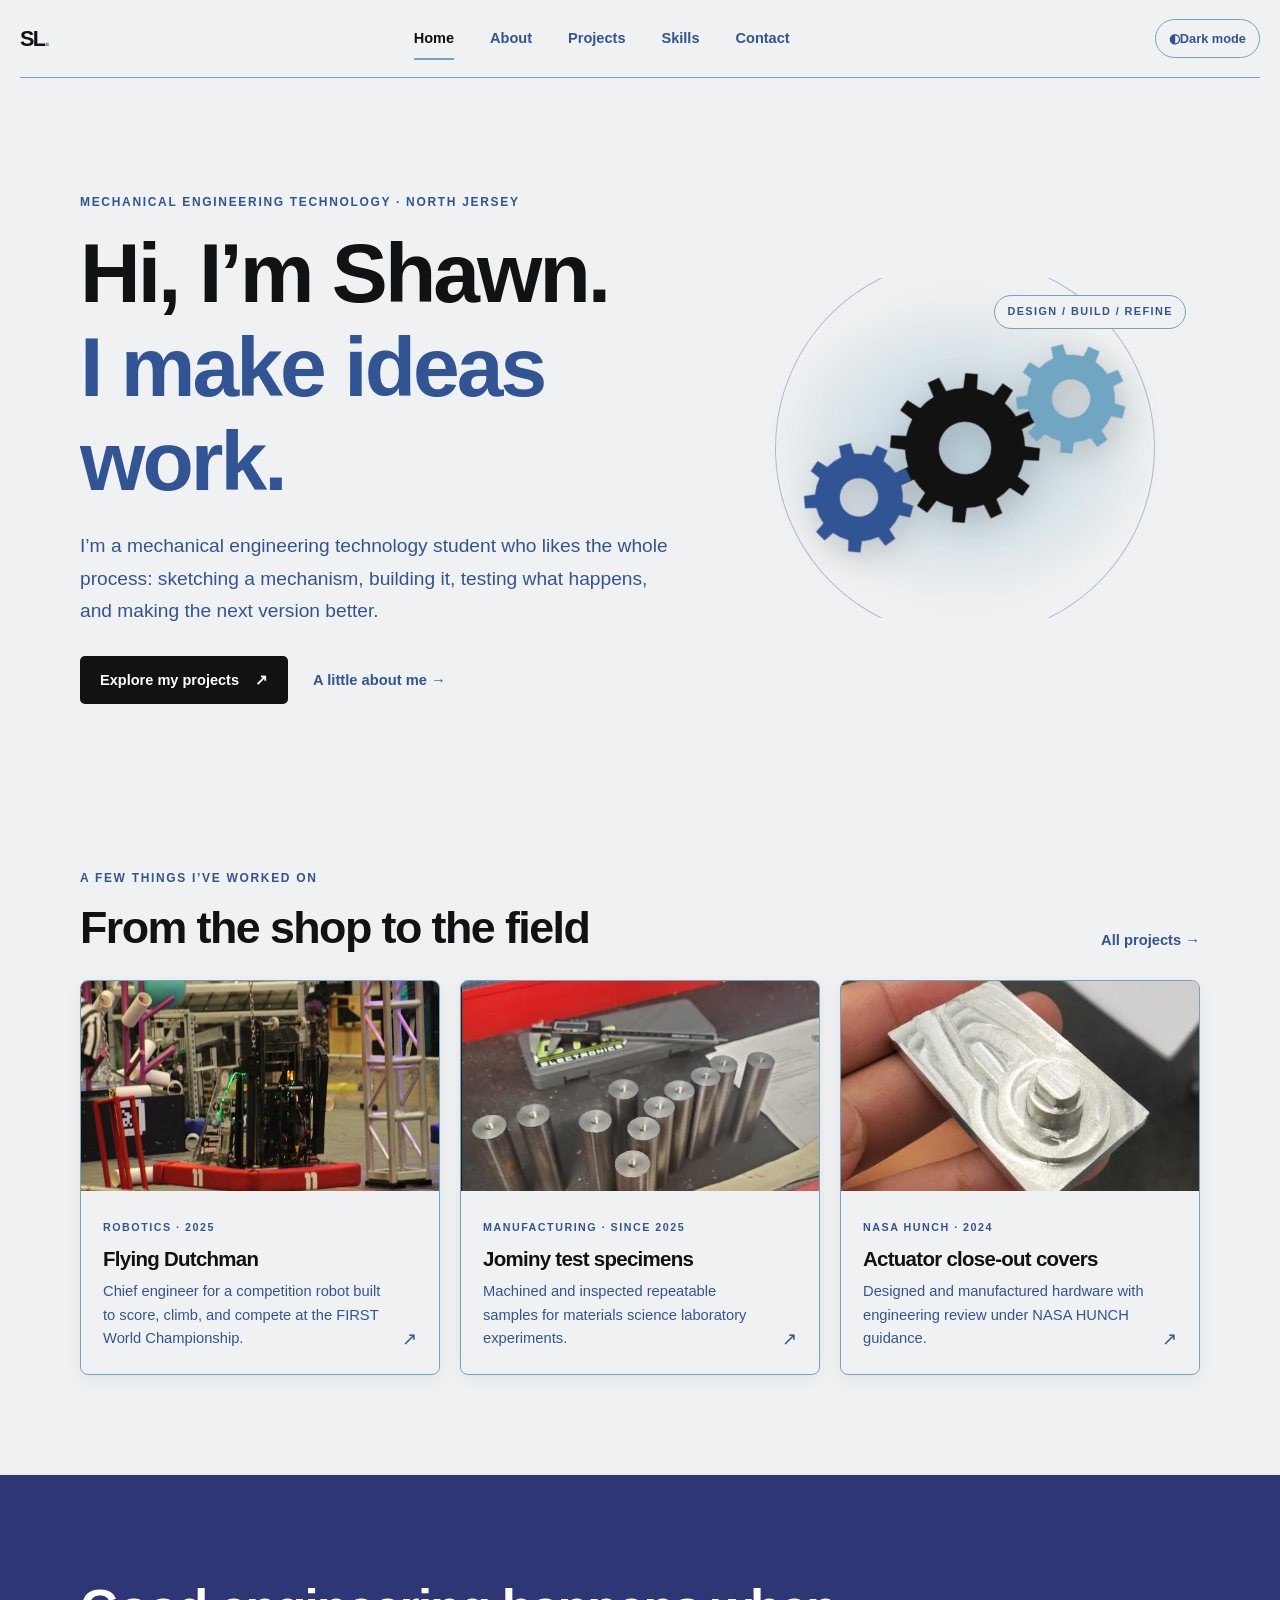
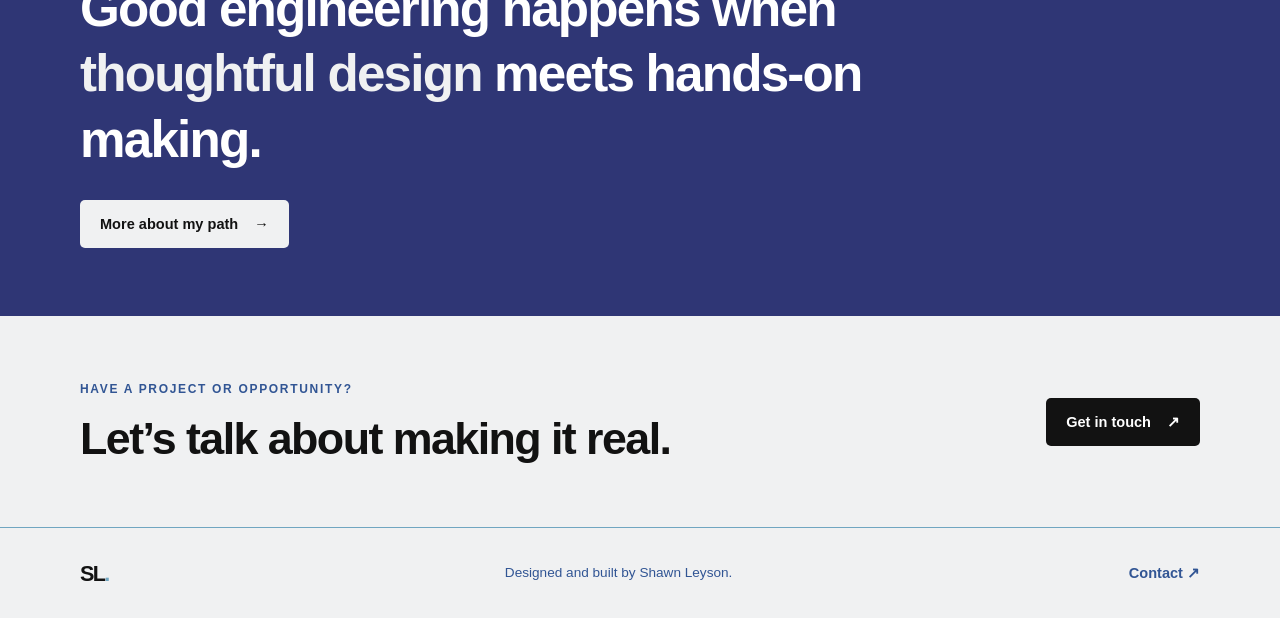
<file: index.html>
<!doctype html>
<html lang="en">
<head>
  <meta charset="utf-8">
  <meta name="viewport" content="width=device-width, initial-scale=1">
  <meta name="description" content="Shawn Leyson is a mechanical engineering technology student who enjoys turning designs into working parts and machines.">
  <title>Shawn Leyson | Mechanical Engineering Technology</title>
  <link rel="stylesheet" href="styles.css">
  <script src="script.js" defer></script>
</head>
<body>
  <a class="skip-link" href="#main">Skip to content</a>
  <header class="site-header">
    <a class="brand" href="index.html" aria-label="Shawn Leyson, home">SL<span>.</span></a>
    <button class="menu-toggle" type="button" aria-expanded="false" aria-controls="site-nav"><span class="menu-icon" aria-hidden="true"></span><span class="sr-only">Open navigation</span></button>
    <nav class="site-nav" id="site-nav" aria-label="Main navigation">
      <a aria-current="page" href="index.html">Home</a><a href="about.html">About</a><a href="projects.html">Projects</a><a href="skills.html">Skills</a><a href="contact.html">Contact</a>
    </nav>
    <button class="theme-toggle" type="button" aria-pressed="false"><span aria-hidden="true">◐</span> <span class="theme-label">Dark mode</span></button>
  </header>
  <main id="main">
    <!-- MOVEABLE SECTION: hero. Reorder or move this section to another page. -->
    <section class="hero wrap">
      <div class="hero-copy">
        <p class="eyebrow">Mechanical engineering technology · North Jersey</p>
        <h1>Hi, I’m Shawn.<br><span>I make ideas work.</span></h1>
        <p class="lede">I’m a mechanical engineering technology student who likes the whole process: sketching a mechanism, building it, testing what happens, and making the next version better.</p>
        <div class="button-row"><a class="button button-primary" href="projects.html">Explore my projects <span aria-hidden="true">↗</span></a><a class="text-link" href="about.html">A little about me <span aria-hidden="true">→</span></a></div>
      </div>
      <div class="hero-art" aria-hidden="true"><div class="gear-cluster"><div class="gear-circle"></div><svg class="gear gear-large" viewBox="0 0 200 200" aria-hidden="true"><path d="M 177.27 79.29 L 179.47 90.81 L 199.65 91.63 L 199.65 108.37 L 179.47 109.19 L 177.27 120.71 L 177.27 120.71 L 173.42 131.77 L 190.48 142.58 L 182.11 157.07 L 164.23 147.7 L 156.57 156.57 L 156.57 156.57 L 147.7 164.23 L 157.07 182.11 L 142.58 190.48 L 131.77 173.42 L 120.71 177.27 L 120.71 177.27 L 109.19 179.47 L 108.37 199.65 L 91.63 199.65 L 90.81 179.47 L 79.29 177.27 L 79.29 177.27 L 68.23 173.42 L 57.42 190.48 L 42.93 182.11 L 52.3 164.23 L 43.43 156.57 L 43.43 156.57 L 35.77 147.7 L 17.89 157.07 L 9.52 142.58 L 26.58 131.77 L 22.73 120.71 L 22.73 120.71 L 20.53 109.19 L 0.35 108.37 L 0.35 91.63 L 20.53 90.81 L 22.73 79.29 L 22.73 79.29 L 26.58 68.23 L 9.52 57.42 L 17.89 42.93 L 35.77 52.3 L 43.43 43.43 L 43.43 43.43 L 52.3 35.77 L 42.93 17.89 L 57.42 9.52 L 68.23 26.58 L 79.29 22.73 L 79.29 22.73 L 90.81 20.53 L 91.63 0.35 L 108.37 0.35 L 109.19 20.53 L 120.71 22.73 L 120.71 22.73 L 131.77 26.58 L 142.58 9.52 L 157.07 17.89 L 147.7 35.77 L 156.57 43.43 L 156.57 43.43 L 164.23 52.3 L 182.11 42.93 L 190.48 57.42 L 173.42 68.23 L 177.27 79.29 Z M 100 65 a 35 35 0 1 0 0 70 a 35 35 0 1 0 0 -70 Z" fill-rule="evenodd"/></svg><svg class="gear gear-small" viewBox="0 0 200 200" aria-hidden="true"><path d="M 175.18 72.64 L 179.06 87.76 L 199.38 88.85 L 199.38 111.15 L 179.06 112.24 L 175.18 127.36 L 175.18 127.36 L 168.43 141.44 L 183.29 155.34 L 168.96 172.42 L 152.7 160.19 L 140 169.28 L 140 169.28 L 125.78 175.73 L 128.23 195.93 L 106.28 199.8 L 101.68 179.98 L 86.11 178.78 L 86.11 178.78 L 71.07 174.59 L 59.97 191.64 L 40.66 180.49 L 49.87 162.35 L 38.72 151.42 L 38.72 151.42 L 29.9 138.54 L 10.43 144.46 L 2.8 123.51 L 21.52 115.54 L 20 100 L 20 100 L 21.52 84.46 L 2.8 76.49 L 10.43 55.54 L 29.9 61.46 L 38.72 48.58 L 38.72 48.58 L 49.87 37.65 L 40.66 19.51 L 59.97 8.36 L 71.07 25.41 L 86.11 21.22 L 86.11 21.22 L 101.68 20.02 L 106.28 0.2 L 128.23 4.07 L 125.78 24.27 L 140 30.72 L 140 30.72 L 152.7 39.81 L 168.96 27.58 L 183.29 44.66 L 168.43 58.56 L 175.18 72.64 Z M 100 65 a 35 35 0 1 0 0 70 a 35 35 0 1 0 0 -70 Z" fill-rule="evenodd"/></svg><svg class="gear gear-medium" viewBox="0 0 200 200" aria-hidden="true"><path d="M 175.18 72.64 L 179.06 87.76 L 199.38 88.85 L 199.38 111.15 L 179.06 112.24 L 175.18 127.36 L 175.18 127.36 L 168.43 141.44 L 183.29 155.34 L 168.96 172.42 L 152.7 160.19 L 140 169.28 L 140 169.28 L 125.78 175.73 L 128.23 195.93 L 106.28 199.8 L 101.68 179.98 L 86.11 178.78 L 86.11 178.78 L 71.07 174.59 L 59.97 191.64 L 40.66 180.49 L 49.87 162.35 L 38.72 151.42 L 38.72 151.42 L 29.9 138.54 L 10.43 144.46 L 2.8 123.51 L 21.52 115.54 L 20 100 L 20 100 L 21.52 84.46 L 2.8 76.49 L 10.43 55.54 L 29.9 61.46 L 38.72 48.58 L 38.72 48.58 L 49.87 37.65 L 40.66 19.51 L 59.97 8.36 L 71.07 25.41 L 86.11 21.22 L 86.11 21.22 L 101.68 20.02 L 106.28 0.2 L 128.23 4.07 L 125.78 24.27 L 140 30.72 L 140 30.72 L 152.7 39.81 L 168.96 27.58 L 183.29 44.66 L 168.43 58.56 L 175.18 72.64 Z M 100 65 a 35 35 0 1 0 0 70 a 35 35 0 1 0 0 -70 Z" fill-rule="evenodd"/></svg></div><span class="art-label">design / build / refine</span></div>
    </section>

    <!-- MOVEABLE SECTION: selected work. Edit project cards in projects.html. -->
    <section class="section wrap">
      <div class="section-heading"><div><p class="eyebrow">A few things I’ve worked on</p><h2>From the shop to the field</h2></div><a class="text-link" href="projects.html">All projects <span aria-hidden="true">→</span></a></div>
      <div class="project-grid">
        <a class="project-card" href="projects.html#robot-2025"><img src="assets/flying-dutchman-competition.jpg" alt="MORT 11's Flying Dutchman robot at a competition"><div class="card-body"><span class="card-kicker">Robotics · 2025</span><h3>Flying Dutchman</h3><p>Chief engineer for a competition robot built to score, climb, and compete at the FIRST World Championship.</p><span class="card-arrow" aria-hidden="true">↗</span></div></a>
        <a class="project-card" href="projects.html#jominy-specimens"><img src="assets/jominy-specimen-batch.jpg" alt="A batch of machined Jominy specimens arranged beside a digital caliper"><div class="card-body"><span class="card-kicker">Manufacturing · Since 2025</span><h3>Jominy test specimens</h3><p>Machined and inspected repeatable samples for materials science laboratory experiments.</p><span class="card-arrow" aria-hidden="true">↗</span></div></a>
        <a class="project-card" href="projects.html#hunch-covers"><img src="assets/hunch-actuator-cover.jpg" alt="Finished machined aluminum actuator cover held for inspection"><div class="card-body"><span class="card-kicker">NASA HUNCH · 2024</span><h3>Actuator close-out covers</h3><p>Designed and manufactured hardware with engineering review under NASA HUNCH guidance.</p><span class="card-arrow" aria-hidden="true">↗</span></div></a>
      </div>
    </section>

    <!-- MOVEABLE SECTION: short profile. Full background is on about.html. -->
    <section class="statement-band"><div class="wrap statement-inner"><p class="eyebrow">How I like to work</p><p class="statement">Good engineering happens when <em>thoughtful design</em> meets hands-on making.</p><a class="button button-light" href="about.html">More about my path <span aria-hidden="true">→</span></a></div></section>
    <!-- MOVEABLE SECTION: call to action. -->
    <section class="cta wrap"><div><p class="eyebrow">Have a project or opportunity?</p><h2>Let’s talk about making it real.</h2></div><a class="button button-primary" href="contact.html">Get in touch <span aria-hidden="true">↗</span></a></section>
  </main>
  <footer class="site-footer"><div class="wrap footer-inner"><a class="brand" href="index.html">SL<span>.</span></a><p>Designed and built by Shawn Leyson.</p><a href="contact.html">Contact <span aria-hidden="true">↗</span></a></div></footer>
</body>
</html>
</file>
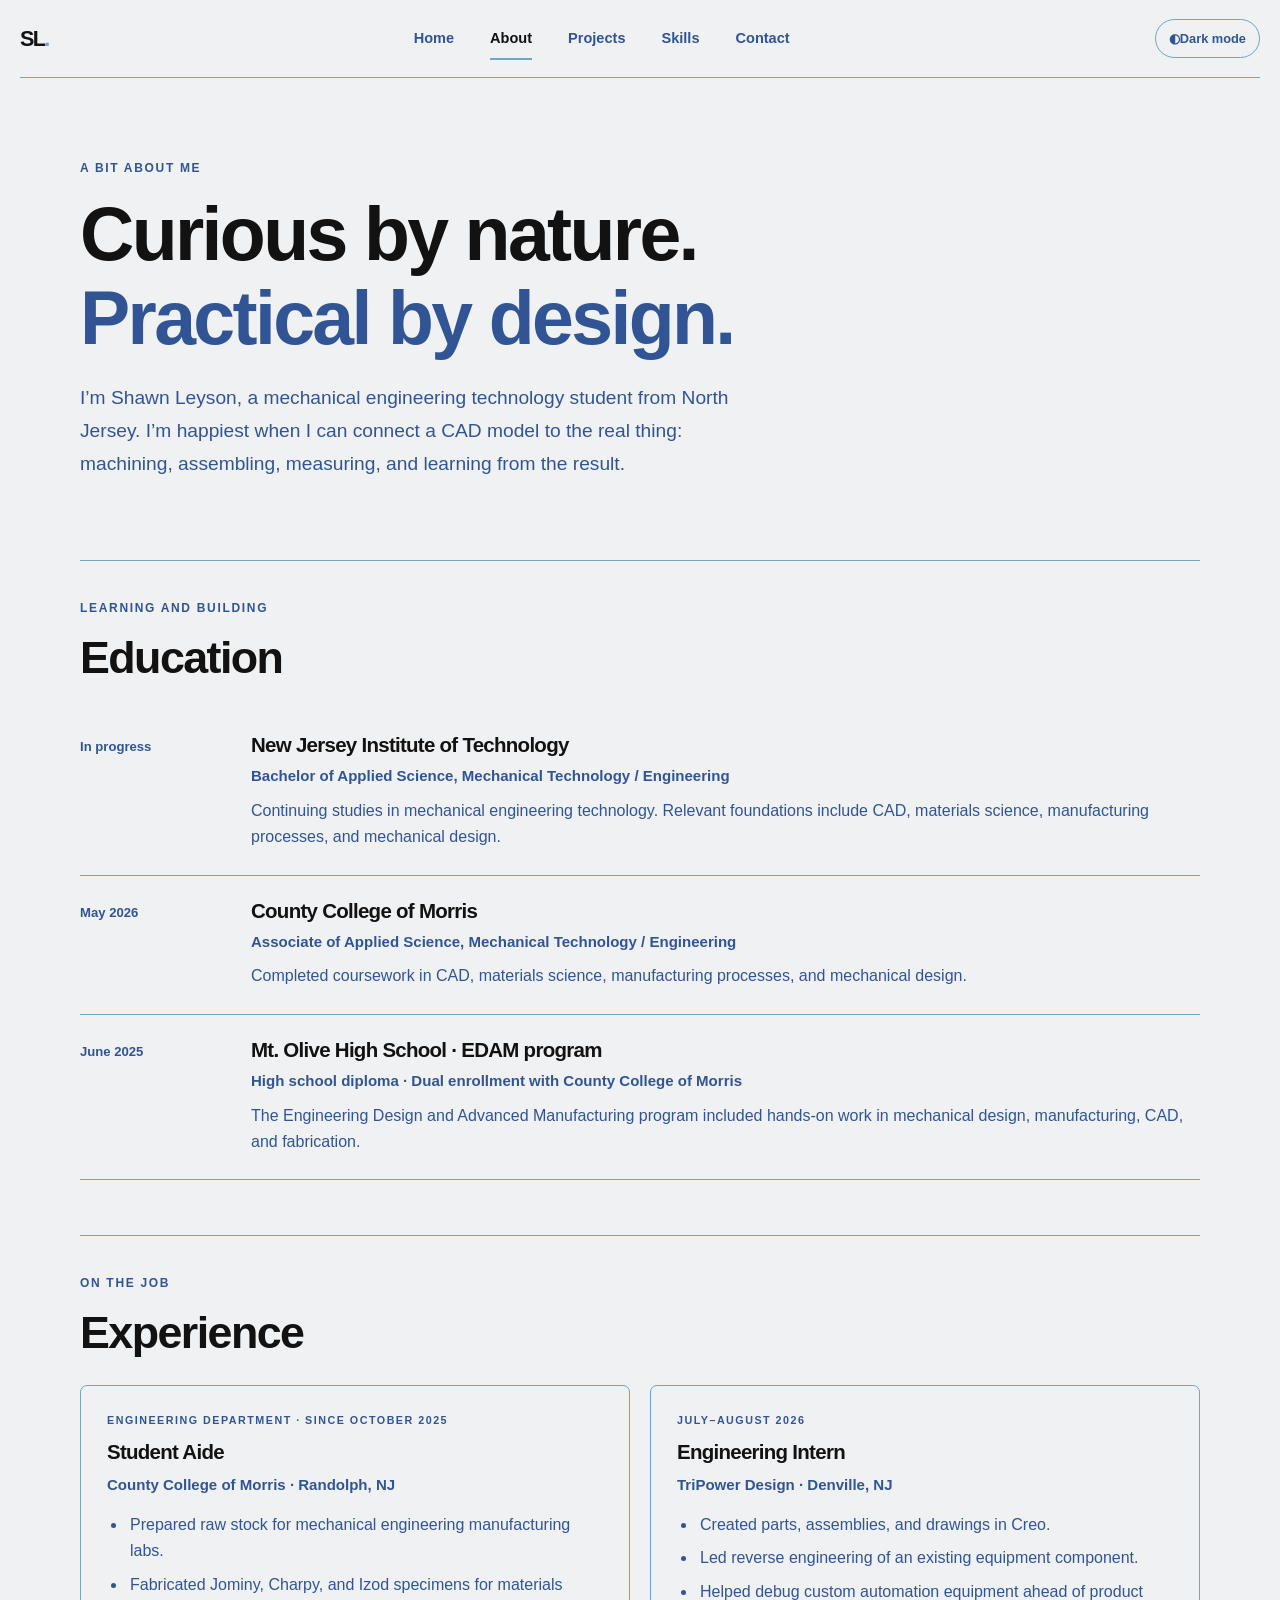
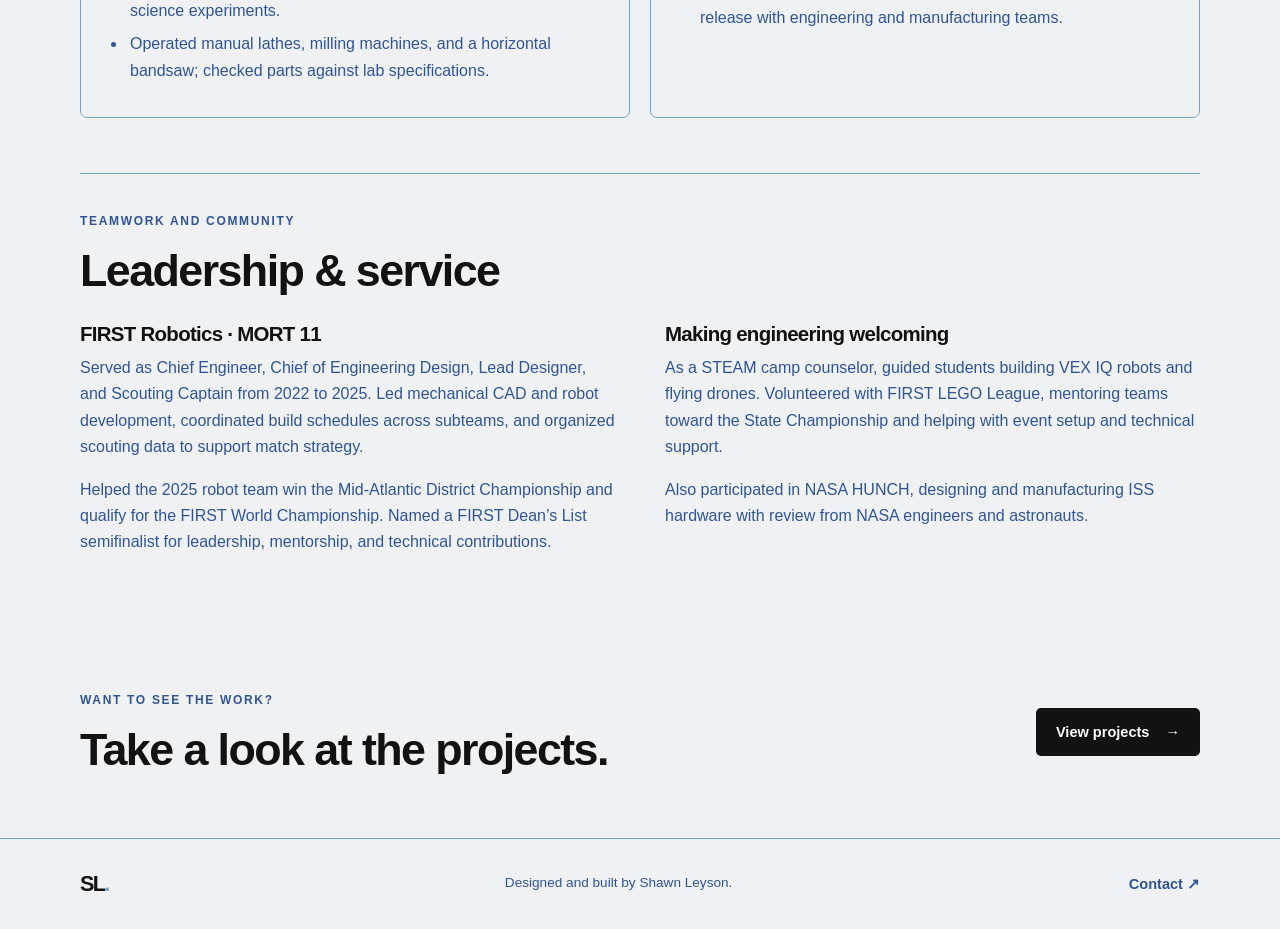
<file: about.html>
<!doctype html>
<html lang="en"><head><meta charset="utf-8"><meta name="viewport" content="width=device-width, initial-scale=1"><meta name="description" content="Learn about Shawn Leyson's engineering education, work, robotics leadership, and community involvement."><title>About | Shawn Leyson</title><link rel="stylesheet" href="styles.css"><script src="script.js" defer></script></head>
<body><a class="skip-link" href="#main">Skip to content</a><header class="site-header"><a class="brand" href="index.html" aria-label="Shawn Leyson, home">SL<span>.</span></a><button class="menu-toggle" type="button" aria-expanded="false" aria-controls="site-nav"><span class="menu-icon" aria-hidden="true"></span><span class="sr-only">Open navigation</span></button><nav class="site-nav" id="site-nav" aria-label="Main navigation"><a href="index.html">Home</a><a aria-current="page" href="about.html">About</a><a href="projects.html">Projects</a><a href="skills.html">Skills</a><a href="contact.html">Contact</a></nav><button class="theme-toggle" type="button" aria-pressed="false"><span aria-hidden="true">◐</span> <span class="theme-label">Dark mode</span></button></header>
<main id="main" class="wrap page-main">
  <!-- MOVEABLE SECTION: page introduction. -->
  <section class="page-intro"><p class="eyebrow">A bit about me</p><h1>Curious by nature.<br><span>Practical by design.</span></h1><p class="lede">I’m Shawn Leyson, a mechanical engineering technology student from North Jersey. I’m happiest when I can connect a CAD model to the real thing: machining, assembling, measuring, and learning from the result.</p></section>
  <!-- MOVEABLE SECTION: education. -->
  <section class="content-section"><div class="section-heading"><div><p class="eyebrow">Learning and building</p><h2>Education</h2></div></div><div class="timeline">
    <article class="timeline-item"><span class="timeline-date">In progress</span><div><h3>New Jersey Institute of Technology</h3><p class="subhead">Bachelor of Applied Science, Mechanical Technology / Engineering</p><p>Continuing studies in mechanical engineering technology. Relevant foundations include CAD, materials science, manufacturing processes, and mechanical design.</p></div></article>
    <article class="timeline-item"><span class="timeline-date">May 2026</span><div><h3>County College of Morris</h3><p class="subhead">Associate of Applied Science, Mechanical Technology / Engineering</p><p>Completed coursework in CAD, materials science, manufacturing processes, and mechanical design.</p></div></article>
    <article class="timeline-item"><span class="timeline-date">June 2025</span><div><h3>Mt. Olive High School · EDAM program</h3><p class="subhead">High school diploma · Dual enrollment with County College of Morris</p><p>The Engineering Design and Advanced Manufacturing program included hands-on work in mechanical design, manufacturing, CAD, and fabrication.</p></div></article>
  </div></section>
  <!-- MOVEABLE SECTION: experience. -->
  <section class="content-section"><div class="section-heading"><div><p class="eyebrow">On the job</p><h2>Experience</h2></div></div><div class="experience-grid">
    <article class="info-card"><span class="card-kicker">Engineering Department · Since October 2025</span><h3>Student Aide</h3><p class="subhead">County College of Morris · Randolph, NJ</p><ul><li>Prepared raw stock for mechanical engineering manufacturing labs.</li><li>Fabricated Jominy, Charpy, and Izod specimens for materials science experiments.</li><li>Operated manual lathes, milling machines, and a horizontal bandsaw; checked parts against lab specifications.</li></ul></article>
    <article class="info-card"><span class="card-kicker">July–August 2026</span><h3>Engineering Intern</h3><p class="subhead">TriPower Design · Denville, NJ</p><ul><li>Created parts, assemblies, and drawings in Creo.</li><li>Led reverse engineering of an existing equipment component.</li><li>Helped debug custom automation equipment ahead of product release with engineering and manufacturing teams.</li></ul></article>
  </div></section>
  <!-- MOVEABLE SECTION: leadership and service. -->
  <section class="content-section"><div class="section-heading"><div><p class="eyebrow">Teamwork and community</p><h2>Leadership &amp; service</h2></div></div><div class="two-column">
    <article><h3>FIRST Robotics · MORT 11</h3><p>Served as Chief Engineer, Chief of Engineering Design, Lead Designer, and Scouting Captain from 2022 to 2025. Led mechanical CAD and robot development, coordinated build schedules across subteams, and organized scouting data to support match strategy.</p><p>Helped the 2025 robot team win the Mid-Atlantic District Championship and qualify for the FIRST World Championship. Named a FIRST Dean’s List semifinalist for leadership, mentorship, and technical contributions.</p></article>
    <article><h3>Making engineering welcoming</h3><p>As a STEAM camp counselor, guided students building VEX IQ robots and flying drones. Volunteered with FIRST LEGO League, mentoring teams toward the State Championship and helping with event setup and technical support.</p><p>Also participated in NASA HUNCH, designing and manufacturing ISS hardware with review from NASA engineers and astronauts.</p></article>
  </div></section>
  <section class="cta"><div><p class="eyebrow">Want to see the work?</p><h2>Take a look at the projects.</h2></div><a class="button button-primary" href="projects.html">View projects <span aria-hidden="true">→</span></a></section>
</main><footer class="site-footer"><div class="wrap footer-inner"><a class="brand" href="index.html">SL<span>.</span></a><p>Designed and built by Shawn Leyson.</p><a href="contact.html">Contact <span aria-hidden="true">↗</span></a></div></footer></body></html>
</file>
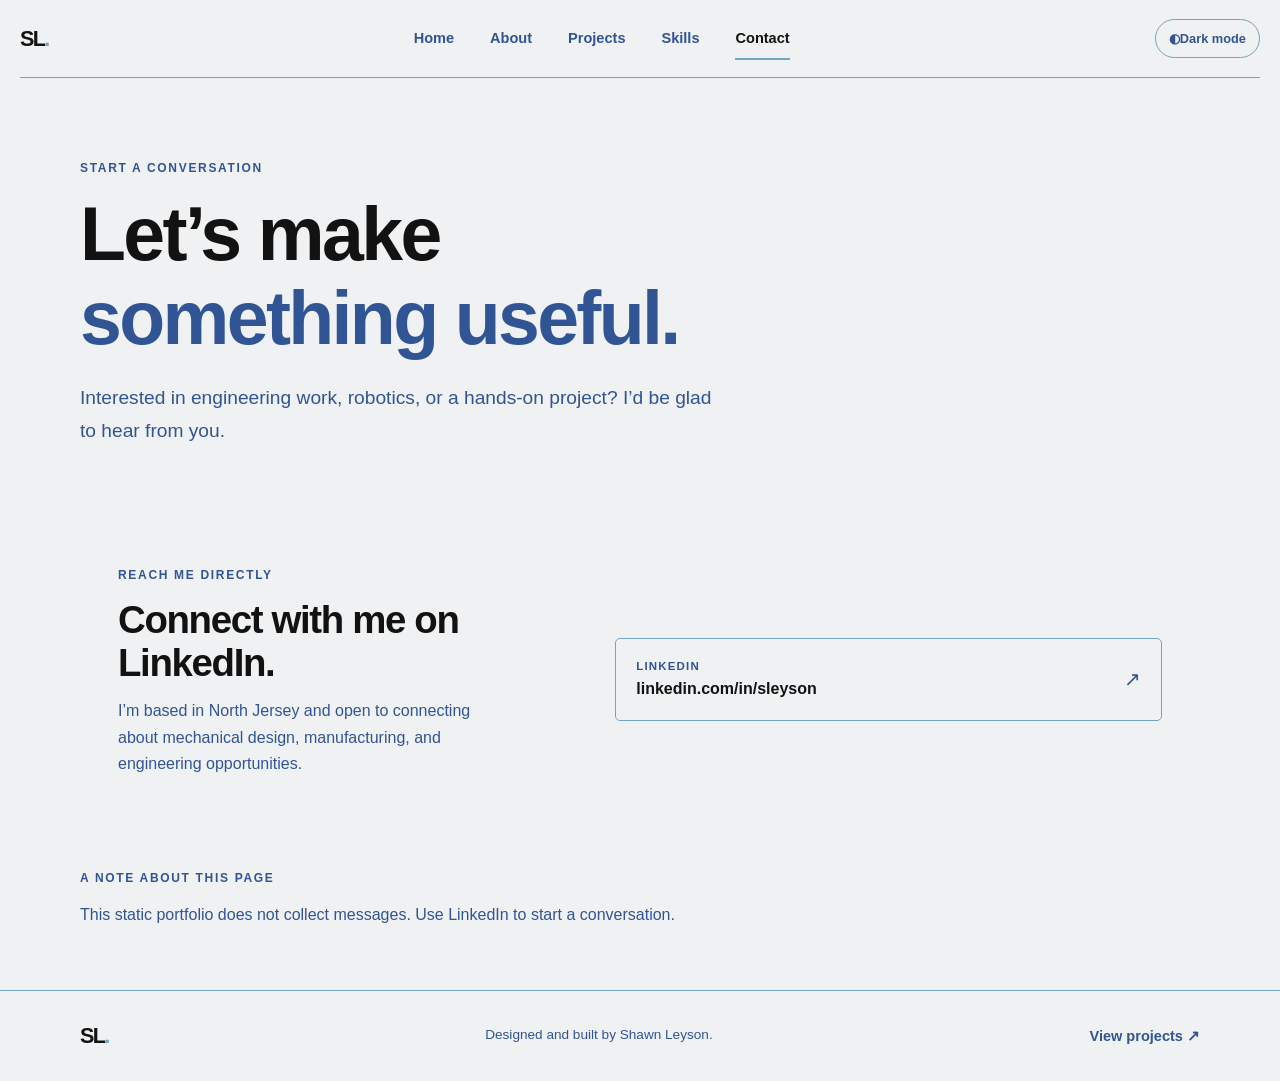
<file: contact.html>
<!doctype html>
<html lang="en">
<head>
  <meta charset="utf-8">
  <meta name="viewport" content="width=device-width, initial-scale=1">
  <meta name="description" content="Connect with mechanical engineering technology student Shawn Leyson on LinkedIn.">
  <title>Contact | Shawn Leyson</title>
  <link rel="stylesheet" href="styles.css">
  <script src="script.js" defer></script>
</head>
<body>
  <a class="skip-link" href="#main">Skip to content</a>
  <header class="site-header">
    <a class="brand" href="index.html" aria-label="Shawn Leyson, home">SL<span>.</span></a>
    <button class="menu-toggle" type="button" aria-expanded="false" aria-controls="site-nav"><span class="menu-icon" aria-hidden="true"></span><span class="sr-only">Open navigation</span></button>
    <nav class="site-nav" id="site-nav" aria-label="Main navigation">
      <a href="index.html">Home</a><a href="about.html">About</a><a href="projects.html">Projects</a><a href="skills.html">Skills</a><a aria-current="page" href="contact.html">Contact</a>
    </nav>
    <button class="theme-toggle" type="button" aria-pressed="false"><span aria-hidden="true">◐</span> <span class="theme-label">Dark mode</span></button>
  </header>
  <main id="main" class="wrap page-main contact-main">
    <!-- MOVEABLE SECTION: introduction. -->
    <section class="page-intro">
      <p class="eyebrow">Start a conversation</p>
      <h1>Let’s make<br><span>something useful.</span></h1>
      <p class="lede">Interested in engineering work, robotics, or a hands-on project? I’d be glad to hear from you.</p>
    </section>
    <!-- MOVEABLE SECTION: contact links. -->
    <section class="contact-panel">
      <div>
        <p class="eyebrow">Reach me directly</p>
        <h2>Connect with me on LinkedIn.</h2>
        <p class="contact-note">I’m based in North Jersey and open to connecting about mechanical design, manufacturing, and engineering opportunities.</p>
      </div>
      <div class="contact-links">
        <a class="contact-link" href="https://www.linkedin.com/in/sleyson" target="_blank" rel="noopener noreferrer"><span><small>LinkedIn</small><strong>linkedin.com/in/sleyson</strong></span><span aria-hidden="true">↗</span></a>
      </div>
    </section>
    <section class="contact-footnote">
      <p class="eyebrow">A note about this page</p>
      <p>This static portfolio does not collect messages. Use LinkedIn to start a conversation.</p>
    </section>
  </main>
  <footer class="site-footer"><div class="wrap footer-inner"><a class="brand" href="index.html">SL<span>.</span></a><p>Designed and built by Shawn Leyson.</p><a href="projects.html">View projects <span aria-hidden="true">↗</span></a></div></footer>
</body>
</html>
</file>
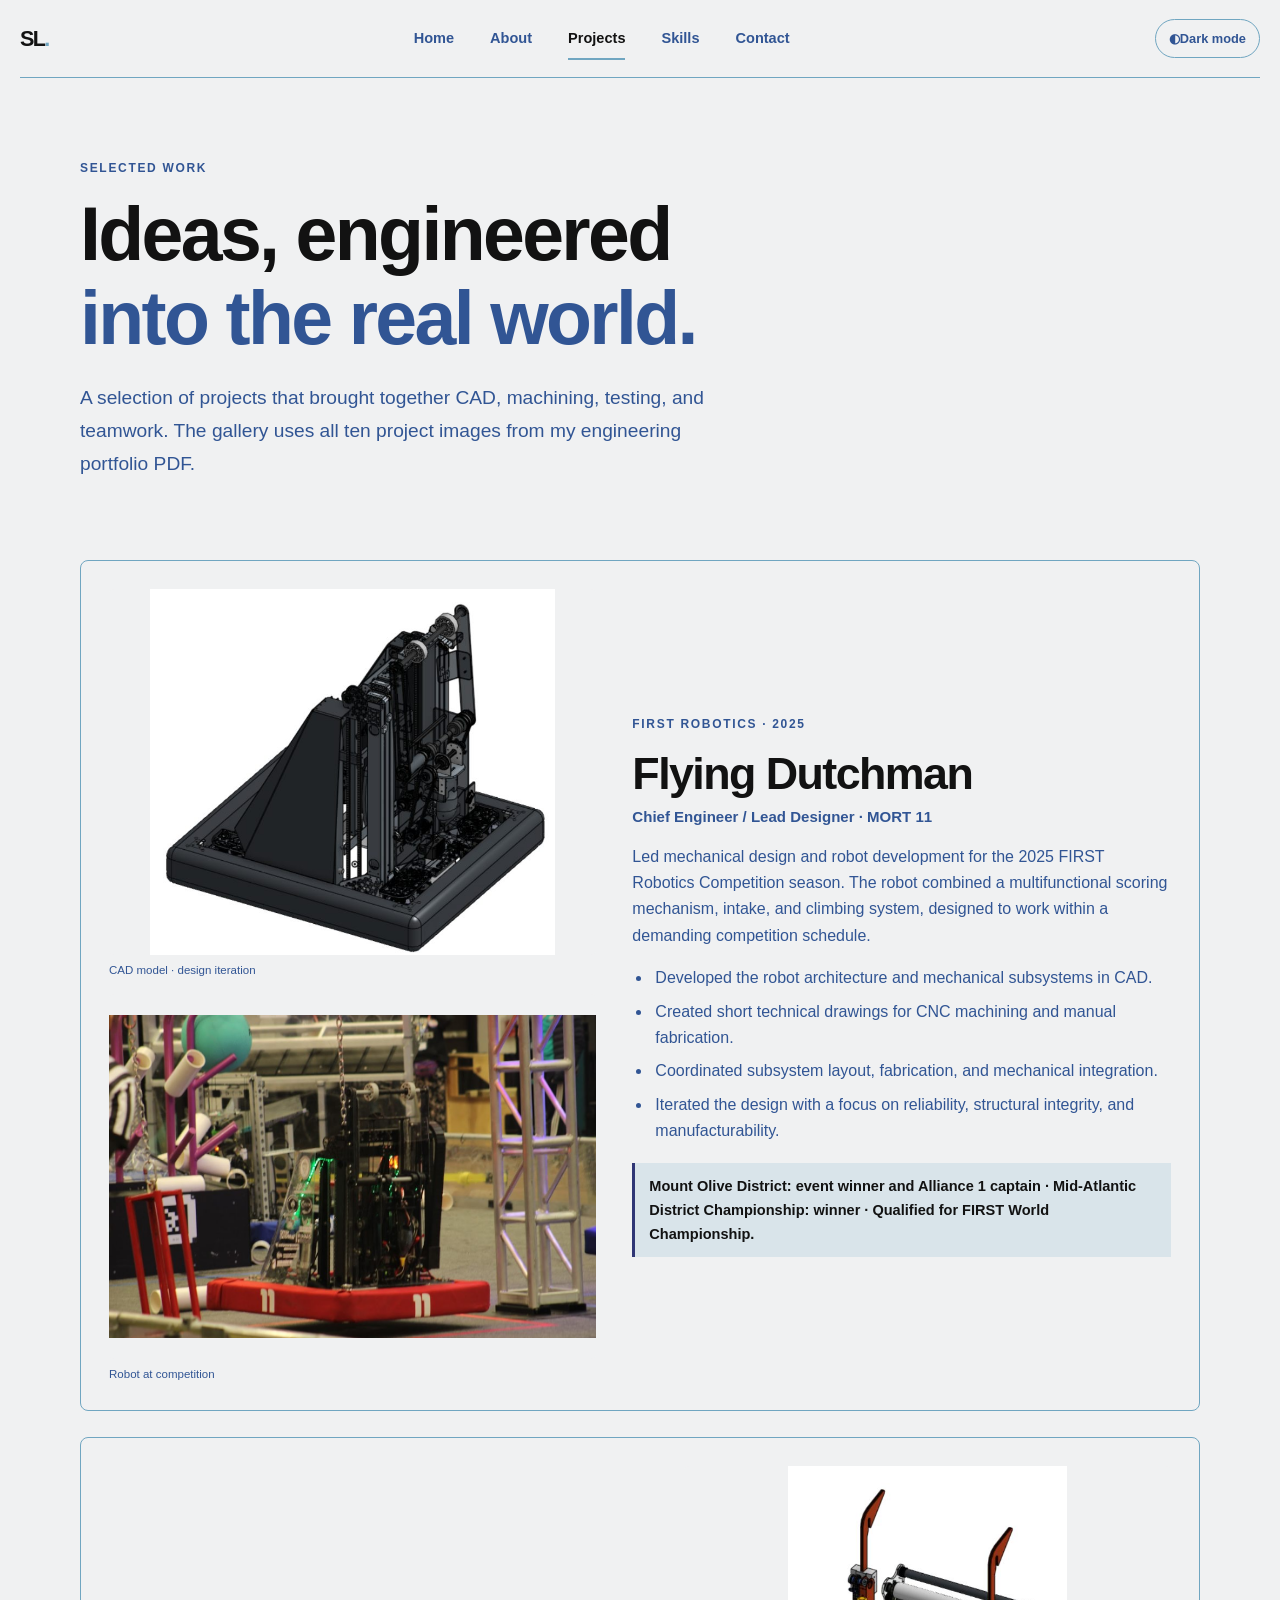
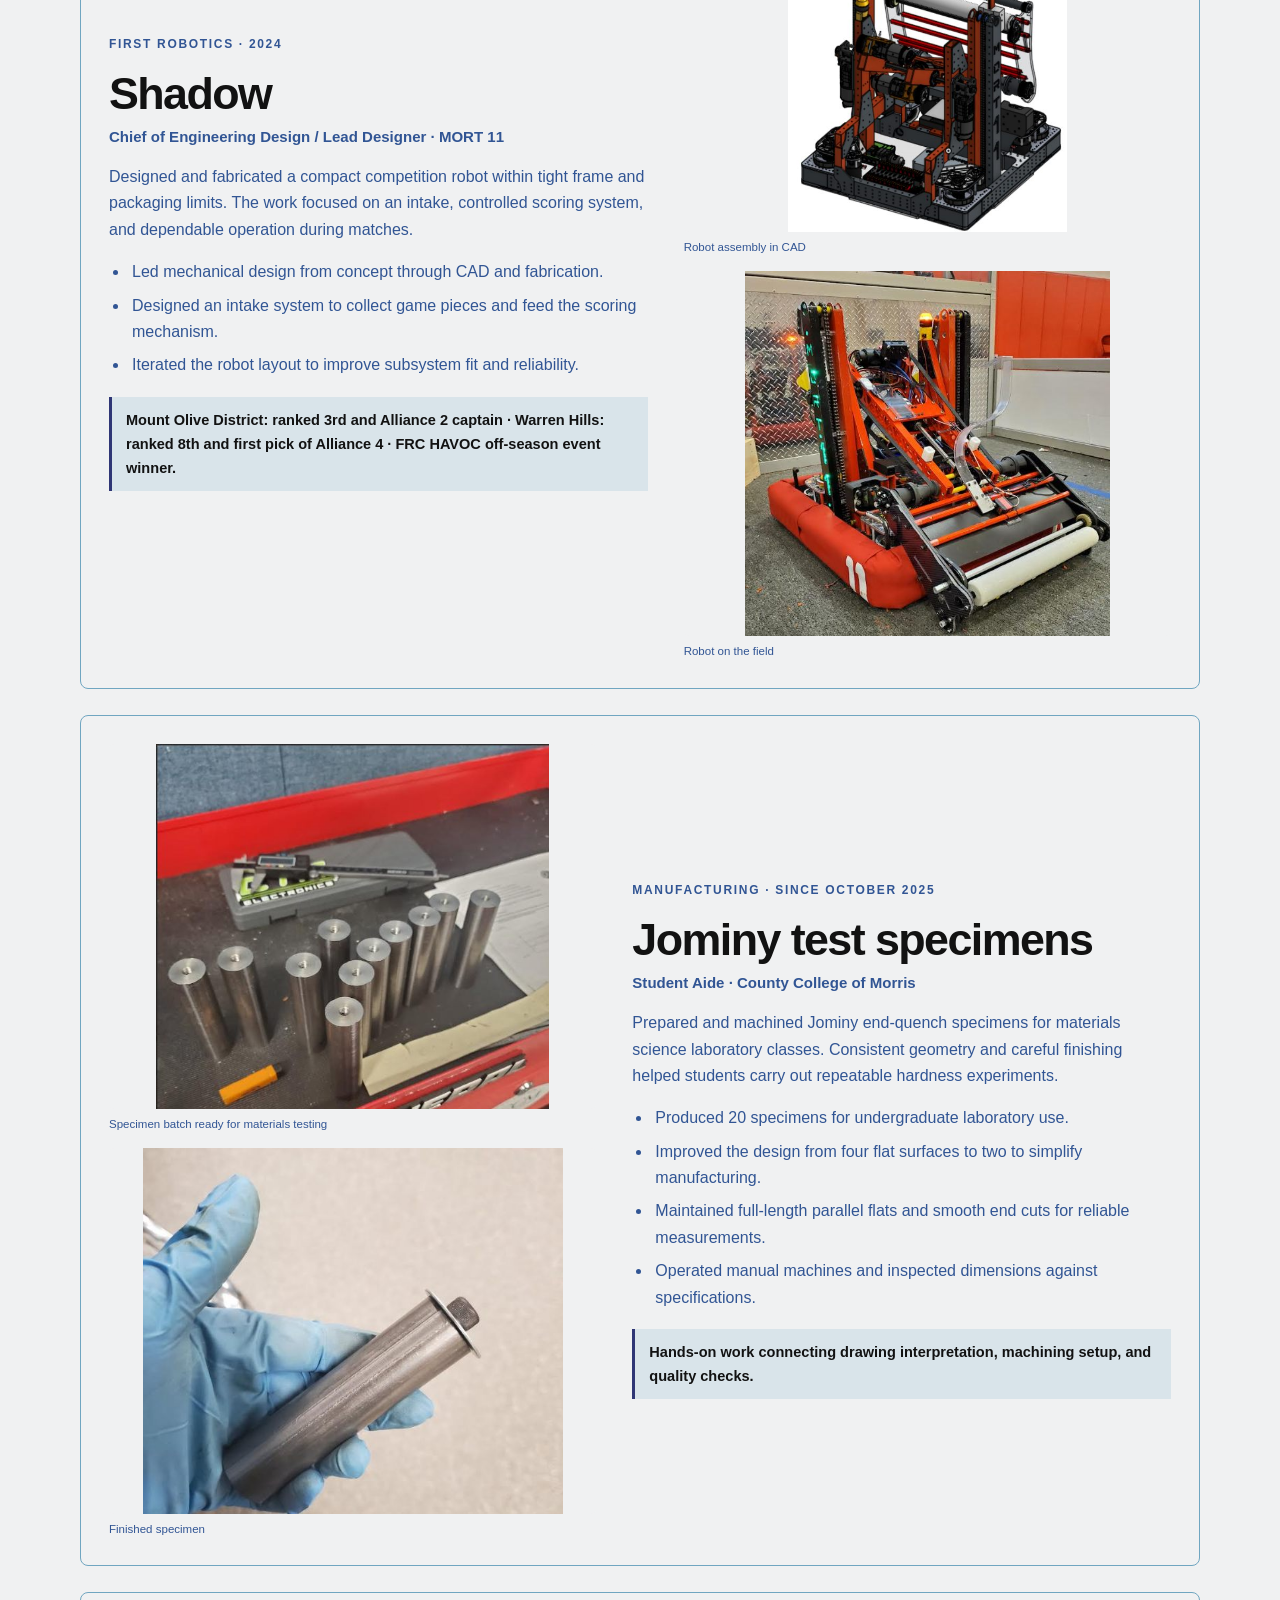
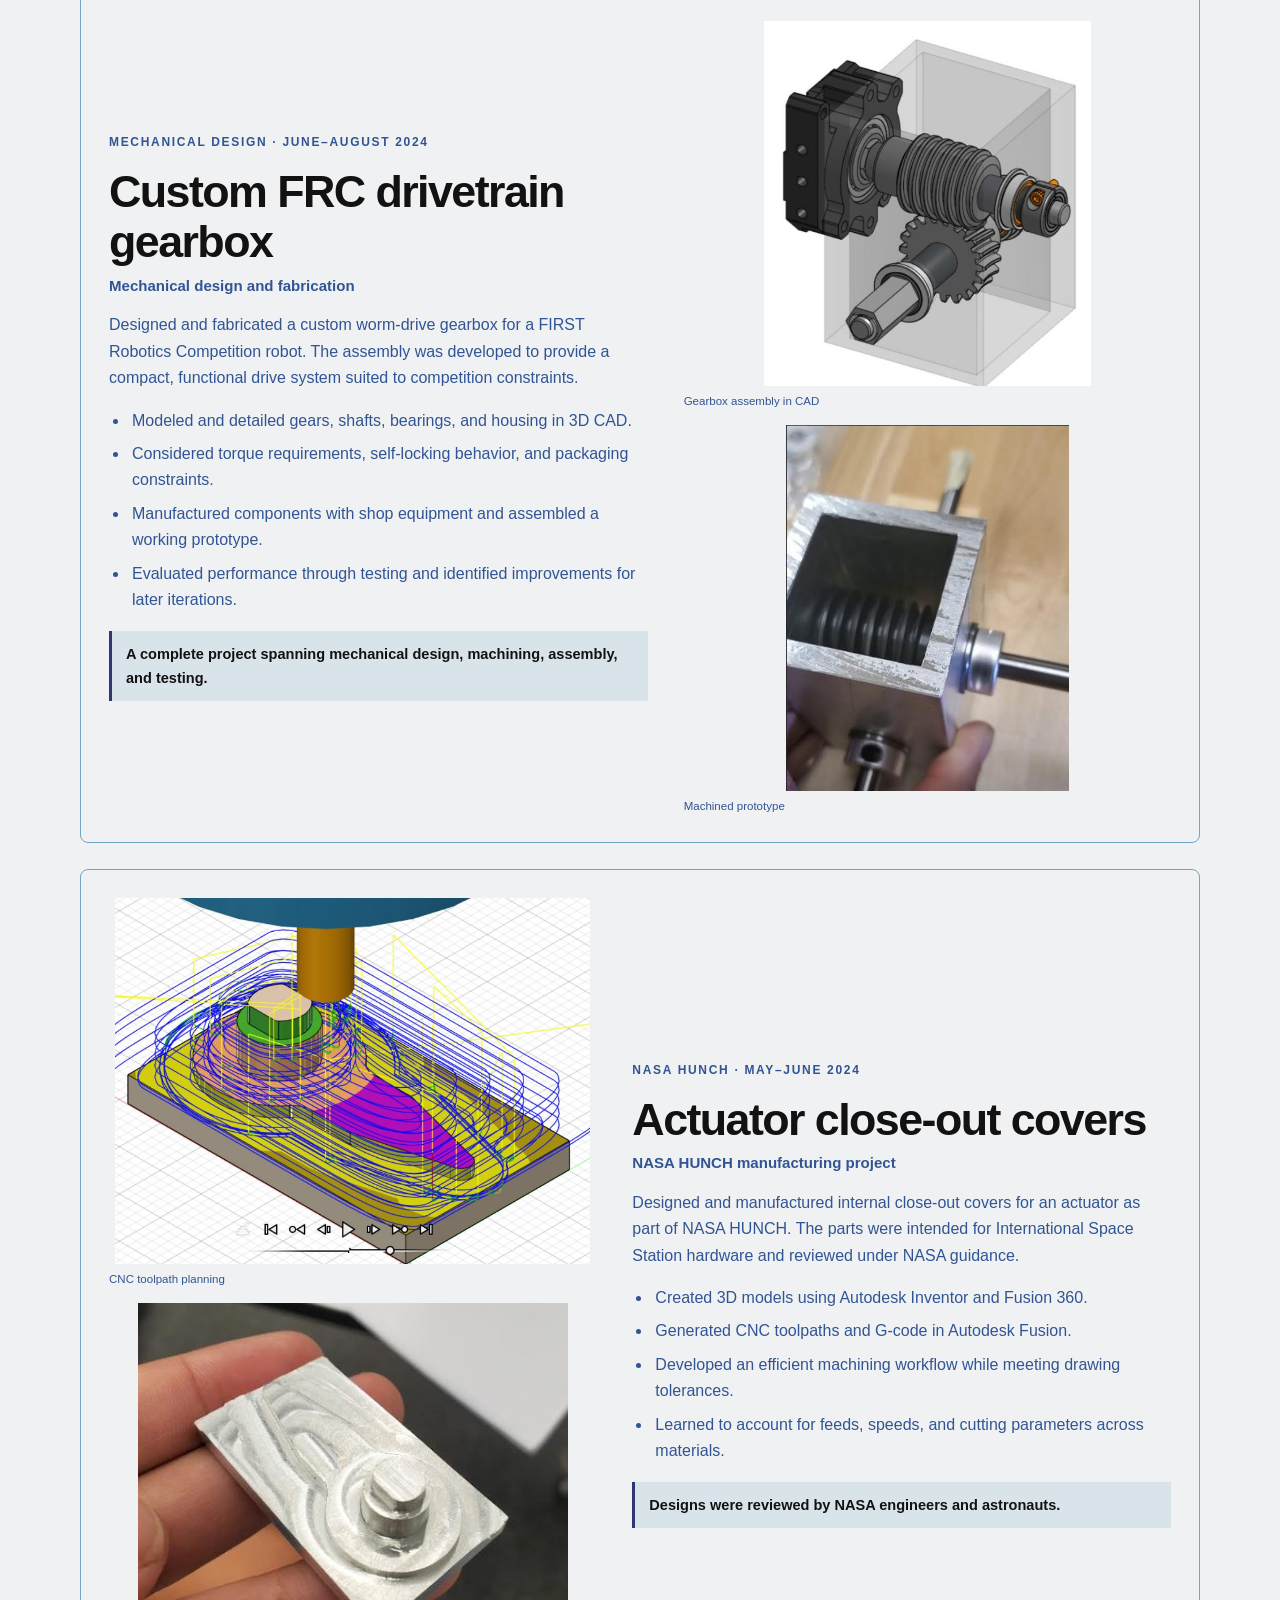
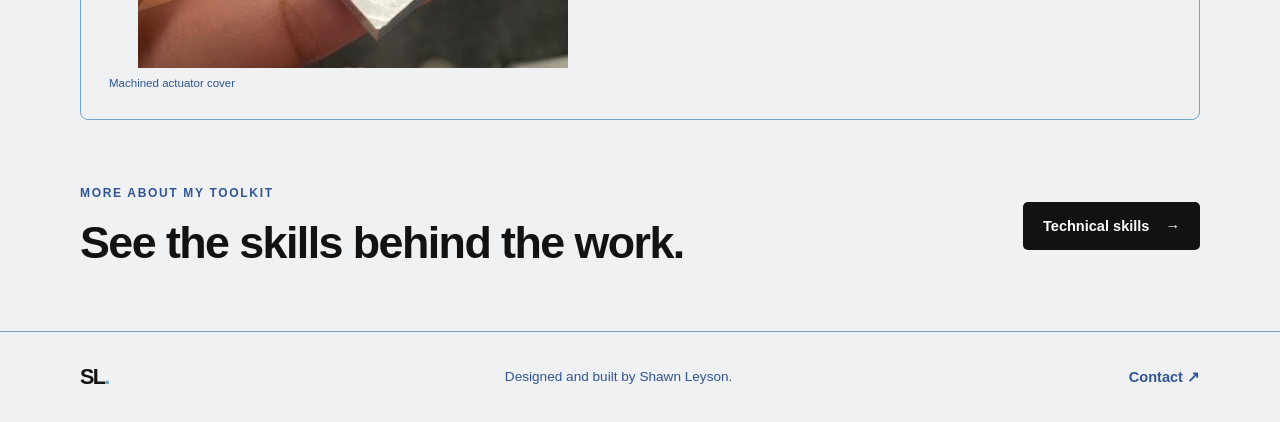
<file: projects.html>
<!doctype html>
<html lang="en"><head><meta charset="utf-8"><meta name="viewport" content="width=device-width, initial-scale=1"><meta name="description" content="Selected robotics, machining, NASA HUNCH, and mechanical design projects by Shawn Leyson."><title>Projects | Shawn Leyson</title><link rel="stylesheet" href="styles.css"><script src="script.js" defer></script></head>
<body><a class="skip-link" href="#main">Skip to content</a><header class="site-header"><a class="brand" href="index.html" aria-label="Shawn Leyson, home">SL<span>.</span></a><button class="menu-toggle" type="button" aria-expanded="false" aria-controls="site-nav"><span class="menu-icon" aria-hidden="true"></span><span class="sr-only">Open navigation</span></button><nav class="site-nav" id="site-nav" aria-label="Main navigation"><a href="index.html">Home</a><a href="about.html">About</a><a aria-current="page" href="projects.html">Projects</a><a href="skills.html">Skills</a><a href="contact.html">Contact</a></nav><button class="theme-toggle" type="button" aria-pressed="false"><span aria-hidden="true">◐</span> <span class="theme-label">Dark mode</span></button></header>
<main id="main" class="wrap page-main">
  <!-- MOVEABLE SECTION: page introduction. -->
  <section class="page-intro"><p class="eyebrow">Selected work</p><h1>Ideas, engineered<br><span>into the real world.</span></h1><p class="lede">A selection of projects that brought together CAD, machining, testing, and teamwork. The gallery uses all ten project images from my engineering portfolio PDF.</p></section>
  <!-- MOVEABLE SECTION: project cards. Copy an article to add a project or reorder these. -->
  <section class="project-list" aria-label="Project details">
    <article class="project-feature" id="robot-2025"><div class="project-gallery"><figure><img src="assets/flying-dutchman-cad.jpg" alt="CAD model of the 2025 Flying Dutchman competition robot"><figcaption>CAD model · design iteration</figcaption></figure><figure><img src="assets/flying-dutchman-competition.jpg" alt="MORT 11's Flying Dutchman robot at a competition"><figcaption>Robot at competition</figcaption></figure></div><div class="project-copy"><p class="eyebrow">FIRST Robotics · 2025</p><h2>Flying Dutchman</h2><p class="subhead">Chief Engineer / Lead Designer · MORT 11</p><p>Led mechanical design and robot development for the 2025 FIRST Robotics Competition season. The robot combined a multifunctional scoring mechanism, intake, and climbing system, designed to work within a demanding competition schedule.</p><ul><li>Developed the robot architecture and mechanical subsystems in CAD.</li><li>Created short technical drawings for CNC machining and manual fabrication.</li><li>Coordinated subsystem layout, fabrication, and mechanical integration.</li><li>Iterated the design with a focus on reliability, structural integrity, and manufacturability.</li></ul><p class="project-result">Mount Olive District: event winner and Alliance 1 captain · Mid-Atlantic District Championship: winner · Qualified for FIRST World Championship.</p></div></article>
    <article class="project-feature" id="robot-2024"><div class="project-gallery"><figure><img src="assets/robot-shadow-cad.jpg" alt="CAD model of Shadow, MORT 11's 2024 competition robot"><figcaption>Robot assembly in CAD</figcaption></figure><figure><img src="assets/robot-shadow-competition.jpg" alt="Shadow, MORT 11's 2024 robot, on the competition field"><figcaption>Robot on the field</figcaption></figure></div><div class="project-copy"><p class="eyebrow">FIRST Robotics · 2024</p><h2>Shadow</h2><p class="subhead">Chief of Engineering Design / Lead Designer · MORT 11</p><p>Designed and fabricated a compact competition robot within tight frame and packaging limits. The work focused on an intake, controlled scoring system, and dependable operation during matches.</p><ul><li>Led mechanical design from concept through CAD and fabrication.</li><li>Designed an intake system to collect game pieces and feed the scoring mechanism.</li><li>Iterated the robot layout to improve subsystem fit and reliability.</li></ul><p class="project-result">Mount Olive District: ranked 3rd and Alliance 2 captain · Warren Hills: ranked 8th and first pick of Alliance 4 · FRC HAVOC off-season event winner.</p></div></article>
    <article class="project-feature" id="jominy-specimens"><div class="project-gallery"><figure><img src="assets/jominy-specimen-batch.jpg" alt="Machined Jominy test specimens arranged beside a digital caliper"><figcaption>Specimen batch ready for materials testing</figcaption></figure><figure><img src="assets/jominy-specimen-detail.jpg" alt="Close view of a finished steel Jominy specimen"><figcaption>Finished specimen</figcaption></figure></div><div class="project-copy"><p class="eyebrow">Manufacturing · Since October 2025</p><h2>Jominy test specimens</h2><p class="subhead">Student Aide · County College of Morris</p><p>Prepared and machined Jominy end-quench specimens for materials science laboratory classes. Consistent geometry and careful finishing helped students carry out repeatable hardness experiments.</p><ul><li>Produced 20 specimens for undergraduate laboratory use.</li><li>Improved the design from four flat surfaces to two to simplify manufacturing.</li><li>Maintained full-length parallel flats and smooth end cuts for reliable measurements.</li><li>Operated manual machines and inspected dimensions against specifications.</li></ul><p class="project-result">Hands-on work connecting drawing interpretation, machining setup, and quality checks.</p></div></article>
    <article class="project-feature" id="gearbox"><div class="project-gallery"><figure><img src="assets/robot-gearbox-cad.jpg" alt="CAD cutaway of a worm-drive gearbox with a worm and gear"><figcaption>Gearbox assembly in CAD</figcaption></figure><figure><img src="assets/worm-gearbox-prototype.jpg" alt="Machined aluminum gearbox prototype with visible worm gear"><figcaption>Machined prototype</figcaption></figure></div><div class="project-copy"><p class="eyebrow">Mechanical design · June–August 2024</p><h2>Custom FRC drivetrain gearbox</h2><p class="subhead">Mechanical design and fabrication</p><p>Designed and fabricated a custom worm-drive gearbox for a FIRST Robotics Competition robot. The assembly was developed to provide a compact, functional drive system suited to competition constraints.</p><ul><li>Modeled and detailed gears, shafts, bearings, and housing in 3D CAD.</li><li>Considered torque requirements, self-locking behavior, and packaging constraints.</li><li>Manufactured components with shop equipment and assembled a working prototype.</li><li>Evaluated performance through testing and identified improvements for later iterations.</li></ul><p class="project-result">A complete project spanning mechanical design, machining, assembly, and testing.</p></div></article>
    <article class="project-feature" id="hunch-covers"><div class="project-gallery"><figure><img src="assets/hunch-cnc-toolpath.jpg" alt="Fusion 360 CAM preview of the actuator cover machining toolpath"><figcaption>CNC toolpath planning</figcaption></figure><figure><img src="assets/hunch-actuator-cover.jpg" alt="Finished machined aluminum actuator close-out cover"><figcaption>Machined actuator cover</figcaption></figure></div><div class="project-copy"><p class="eyebrow">NASA HUNCH · May–June 2024</p><h2>Actuator close-out covers</h2><p class="subhead">NASA HUNCH manufacturing project</p><p>Designed and manufactured internal close-out covers for an actuator as part of NASA HUNCH. The parts were intended for International Space Station hardware and reviewed under NASA guidance.</p><ul><li>Created 3D models using Autodesk Inventor and Fusion 360.</li><li>Generated CNC toolpaths and G-code in Autodesk Fusion.</li><li>Developed an efficient machining workflow while meeting drawing tolerances.</li><li>Learned to account for feeds, speeds, and cutting parameters across materials.</li></ul><p class="project-result">Designs were reviewed by NASA engineers and astronauts.</p></div></article>
  </section>
  <section class="cta"><div><p class="eyebrow">More about my toolkit</p><h2>See the skills behind the work.</h2></div><a class="button button-primary" href="skills.html">Technical skills <span aria-hidden="true">→</span></a></section>
</main><footer class="site-footer"><div class="wrap footer-inner"><a class="brand" href="index.html">SL<span>.</span></a><p>Designed and built by Shawn Leyson.</p><a href="contact.html">Contact <span aria-hidden="true">↗</span></a></div></footer></body></html>
</file>
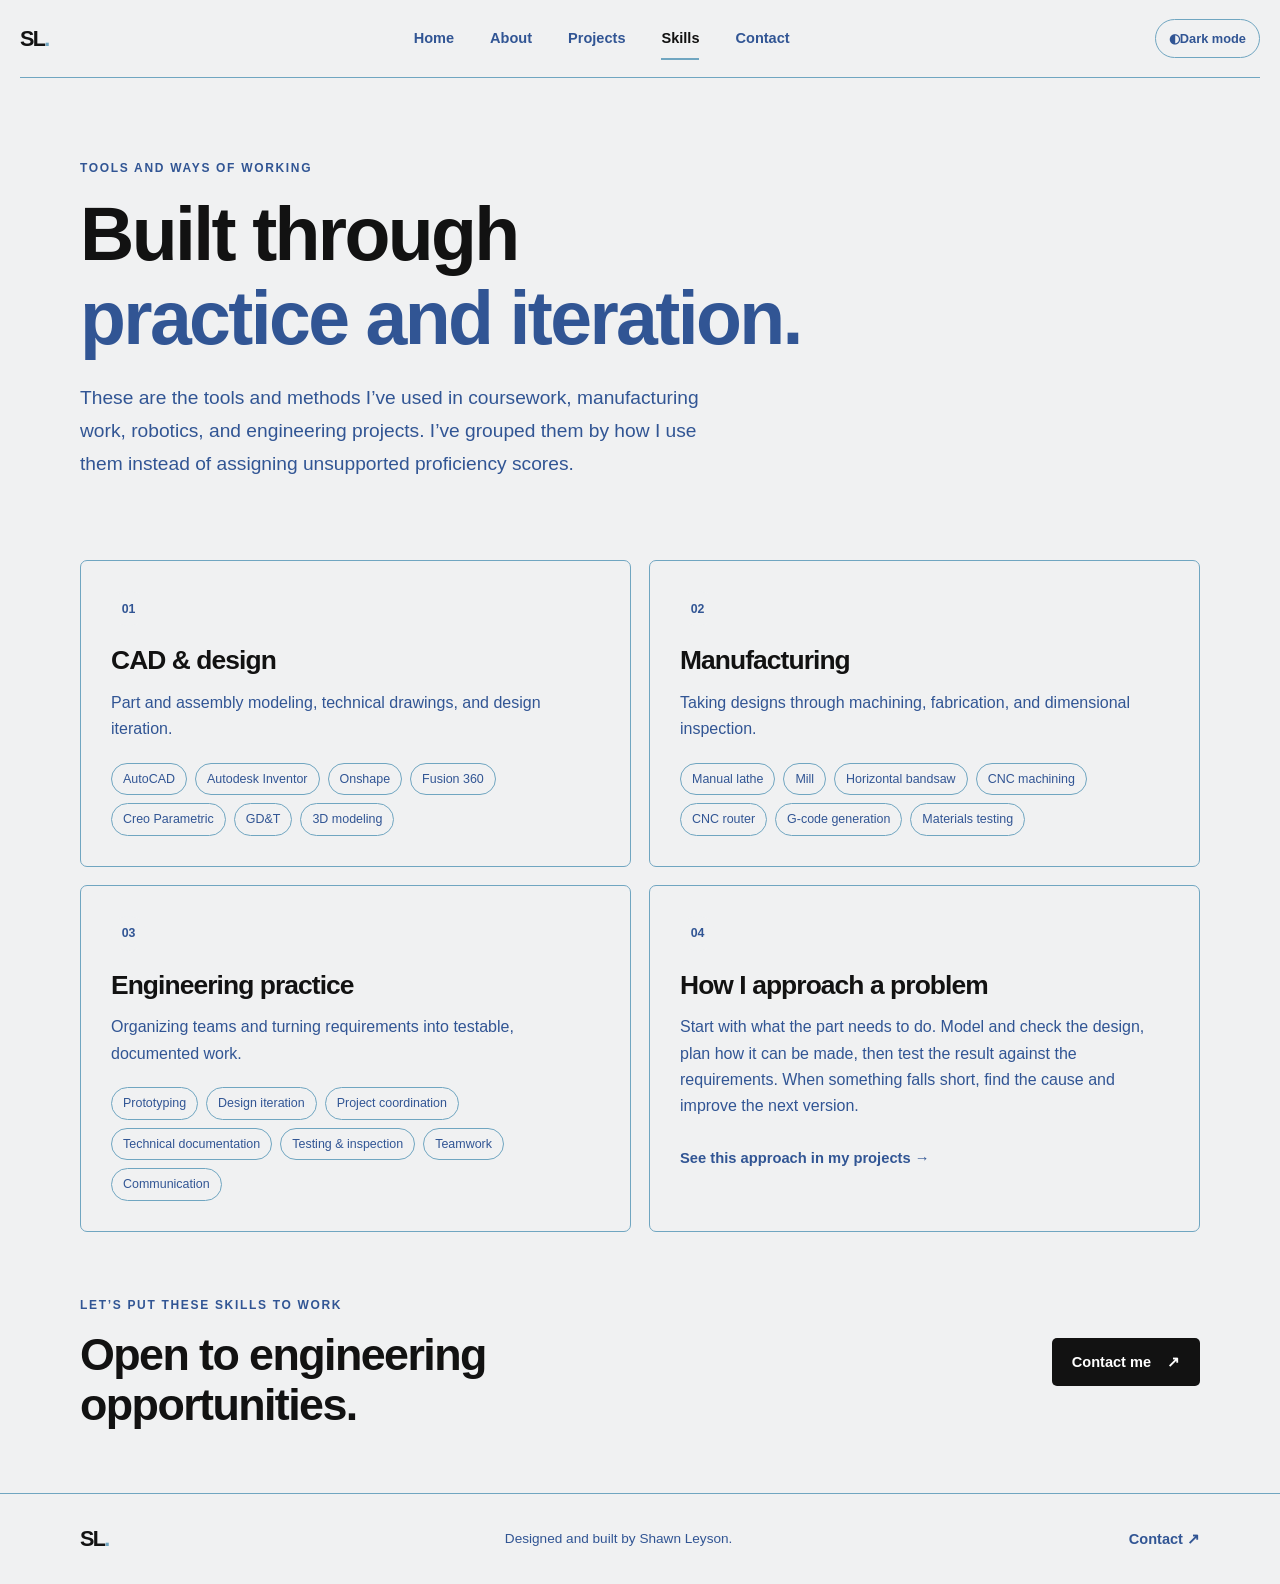
<file: skills.html>
<!doctype html>
<html lang="en"><head><meta charset="utf-8"><meta name="viewport" content="width=device-width, initial-scale=1"><meta name="description" content="CAD, manufacturing, fabrication, and engineering skills used by Shawn Leyson."><title>Skills | Shawn Leyson</title><link rel="stylesheet" href="styles.css"><script src="script.js" defer></script></head>
<body><a class="skip-link" href="#main">Skip to content</a><header class="site-header"><a class="brand" href="index.html" aria-label="Shawn Leyson, home">SL<span>.</span></a><button class="menu-toggle" type="button" aria-expanded="false" aria-controls="site-nav"><span class="menu-icon" aria-hidden="true"></span><span class="sr-only">Open navigation</span></button><nav class="site-nav" id="site-nav" aria-label="Main navigation"><a href="index.html">Home</a><a href="about.html">About</a><a href="projects.html">Projects</a><a aria-current="page" href="skills.html">Skills</a><a href="contact.html">Contact</a></nav><button class="theme-toggle" type="button" aria-pressed="false"><span aria-hidden="true">◐</span> <span class="theme-label">Dark mode</span></button></header>
<main id="main" class="wrap page-main">
  <!-- MOVEABLE SECTION: page introduction. -->
  <section class="page-intro"><p class="eyebrow">Tools and ways of working</p><h1>Built through<br><span>practice and iteration.</span></h1><p class="lede">These are the tools and methods I’ve used in coursework, manufacturing work, robotics, and engineering projects. I’ve grouped them by how I use them instead of assigning unsupported proficiency scores.</p></section>
  <!-- MOVEABLE SECTION: skill cards. Edit the terms and descriptions here. -->
  <section class="skill-grid" aria-label="Technical skill areas">
    <article class="skill-card"><span class="skill-number">01</span><h2>CAD &amp; design</h2><p>Part and assembly modeling, technical drawings, and design iteration.</p><ul class="tag-list"><li>AutoCAD</li><li>Autodesk Inventor</li><li>Onshape</li><li>Fusion 360</li><li>Creo Parametric</li><li>GD&amp;T</li><li>3D modeling</li></ul></article>
    <article class="skill-card"><span class="skill-number">02</span><h2>Manufacturing</h2><p>Taking designs through machining, fabrication, and dimensional inspection.</p><ul class="tag-list"><li>Manual lathe</li><li>Mill</li><li>Horizontal bandsaw</li><li>CNC machining</li><li>CNC router</li><li>G-code generation</li><li>Materials testing</li></ul></article>
    <article class="skill-card"><span class="skill-number">03</span><h2>Engineering practice</h2><p>Organizing teams and turning requirements into testable, documented work.</p><ul class="tag-list"><li>Prototyping</li><li>Design iteration</li><li>Project coordination</li><li>Technical documentation</li><li>Testing &amp; inspection</li><li>Teamwork</li><li>Communication</li></ul></article>
    <article class="skill-card skill-card-note"><span class="skill-number">04</span><h2>How I approach a problem</h2><p>Start with what the part needs to do. Model and check the design, plan how it can be made, then test the result against the requirements. When something falls short, find the cause and improve the next version.</p><a class="text-link" href="projects.html">See this approach in my projects <span aria-hidden="true">→</span></a></article>
  </section>
  <section class="cta"><div><p class="eyebrow">Let’s put these skills to work</p><h2>Open to engineering opportunities.</h2></div><a class="button button-primary" href="contact.html">Contact me <span aria-hidden="true">↗</span></a></section>
</main><footer class="site-footer"><div class="wrap footer-inner"><a class="brand" href="index.html">SL<span>.</span></a><p>Designed and built by Shawn Leyson.</p><a href="contact.html">Contact <span aria-hidden="true">↗</span></a></div></footer></body></html>
</file>
<file: styles.css>
/* Shawn Leyson portfolio: move sections in the page HTML; edit visual tokens here. */
:root{color-scheme:light;--plum:#121212;--slate:#315594;--mauve:#70A6C1;--rose:#2F3675;--cream:#F0F1F2;--paper:#F0F1F2;--ink:#121212;--muted:#315594;--line:#70A6C1;--card:#F0F1F2;--shadow:0 18px 50px rgba(18,18,18,.12);--max:1120px;--sans:Inter,"Segoe UI",Roboto,"Helvetica Neue",Arial,sans-serif}
*{box-sizing:border-box}html{scroll-behavior:smooth}body{margin:0;background:var(--paper);color:var(--ink);font-family:var(--sans);font-size:16px;line-height:1.65}a{color:inherit}img{display:block;max-width:100%}.wrap{width:min(var(--max),calc(100% - 40px));margin-inline:auto}.sr-only{position:absolute;width:1px;height:1px;padding:0;margin:-1px;overflow:hidden;clip:rect(0,0,0,0);white-space:nowrap;border:0}.skip-link{position:absolute;top:-60px;left:16px;z-index:20;background:var(--plum);color:#fff;padding:10px 16px;border-radius:0 0 8px 8px}.skip-link:focus{top:0}:focus-visible{outline:3px solid #315594;outline-offset:4px;border-radius:3px}
.site-header{min-height:78px;width:min(1280px,calc(100% - 40px));margin:auto;display:flex;align-items:center;gap:28px;border-bottom:1px solid var(--line)}.brand{font-size:1.35rem;font-weight:850;letter-spacing:-.08em;text-decoration:none;color:var(--plum)}.brand span{color:#70A6C1}.site-nav{display:flex;align-items:center;justify-content:center;gap:clamp(15px,3vw,36px);margin-inline:auto}.site-nav a,.site-footer a:not(.brand){font-size:.91rem;text-decoration:none;color:var(--slate);font-weight:650}.site-nav a:hover,.site-nav a[aria-current=page]{color:var(--plum)}.site-nav a[aria-current=page]{box-shadow:inset 0 -2px #70A6C1;padding-block:9px}.theme-toggle,.menu-toggle{font:inherit;color:var(--slate);background:transparent;border:1px solid var(--line);border-radius:999px;padding:8px 13px;cursor:pointer}.theme-toggle{display:none;font-size:.8rem;font-weight:650}.js-enabled .theme-toggle{display:inline-flex}.menu-toggle{display:none}
h1,h2,h3,p{margin-top:0}h1,h2,h3{line-height:1.12;letter-spacing:-.035em}h1{font-size:clamp(2.8rem,7vw,5.25rem);margin-bottom:22px;font-weight:800}h1 span,.page-intro h1 span{color:var(--slate)}h2{font-size:clamp(1.8rem,4vw,2.8rem);margin-bottom:14px}h3{font-size:1.28rem;margin-bottom:9px}p{margin-bottom:16px}.eyebrow,.card-kicker{font-size:.75rem;text-transform:uppercase;letter-spacing:.14em;font-weight:750;color:var(--slate)}.eyebrow{margin-bottom:13px}.lede{font-size:clamp(1.06rem,1.5vw,1.23rem);line-height:1.7;color:var(--muted);max-width:650px}.hero{display:grid;grid-template-columns:1.12fr .88fr;gap:52px;align-items:center;padding-block:88px 100px;min-height:570px}.hero-copy{padding-block:15px}.hero-art{height:340px;position:relative;display:grid;place-items:center;background:radial-gradient(ellipse at center,rgba(112,166,193,.30),rgba(240,241,242,.35) 62%,transparent 63%);overflow:hidden}.gear-cluster{position:absolute;left:50%;top:50%;width:380px;height:380px;transform:translate(-50%,-50%) rotate(-25deg);transform-origin:center}.gear-circle{position:absolute;left:50%;top:50%;transform:translate(-50%,-50%);width:380px;aspect-ratio:1;border:1px solid rgba(49,85,148,.35);border-radius:50%;background:radial-gradient(circle,rgba(112,166,193,.14),transparent 70%)}.gear{position:absolute;display:block;fill:currentColor;filter:drop-shadow(0 10px 16px rgba(18,18,18,.18));transform-box:fill-box;transform-origin:center}.gear-large{width:150px;height:150px;left:calc(50% - 75px);top:calc(50% - 75px)}.gear-small{width:110px;height:110px;left:calc(50% - 172px);top:calc(50% - 55px);color:var(--slate)}.gear-medium{width:110px;height:110px;left:calc(50% + 62px);top:calc(50% - 55px);color:var(--mauve)}.gear-large{animation:gear-turn-large 12s linear infinite}.gear-small{animation:gear-turn-small 12s linear infinite}.gear-medium{animation:gear-turn-medium 12s linear infinite}@keyframes gear-turn-medium{from{transform:rotate(0)}to{transform:rotate(-480deg)}}@keyframes gear-turn-large{from{transform:rotate(0)}to{transform:rotate(360deg)}}@keyframes gear-turn-small{from{transform:rotate(20deg)}to{transform:rotate(-460deg)}}.art-label{position:absolute;right:3%;top:5%;padding:7px 12px;background:var(--paper);border:1px solid var(--line);border-radius:20px;font-size:.68rem;text-transform:uppercase;letter-spacing:.13em;color:var(--slate);font-weight:700}.button-row{display:flex;align-items:center;gap:25px;flex-wrap:wrap;margin-top:28px}.button{min-height:48px;display:inline-flex;align-items:center;justify-content:center;gap:16px;padding:12px 20px;border-radius:5px;text-decoration:none;font-size:.91rem;font-weight:700;transition:transform .18s ease,background .18s ease}.button:hover{transform:translateY(-2px)}.button-primary{background:var(--plum);color:#fff}.button-primary:hover{background:#2F3675}.button-light{background:var(--cream);color:var(--plum)}.text-link{font-weight:700;text-decoration:none;color:var(--slate);font-size:.92rem}.text-link:hover{text-decoration:underline;text-underline-offset:4px}
.section{padding-block:30px 100px}.section-heading{display:flex;align-items:end;justify-content:space-between;gap:24px;margin-bottom:28px}.section-heading h2{margin-bottom:0}.project-grid{display:grid;grid-template-columns:repeat(3,1fr);gap:20px}.project-card{position:relative;background:var(--card);border:1px solid var(--line);border-radius:8px;overflow:hidden;text-decoration:none;box-shadow:0 5px 20px rgba(18,18,18,.06);transition:transform .2s ease,box-shadow .2s ease}.project-card:hover{transform:translateY(-4px);box-shadow:var(--shadow)}.project-card img{width:100%;height:210px;object-fit:cover;background:var(--cream)}.card-body{padding:22px 22px 24px}.card-kicker{font-size:.67rem}.card-body h3{margin:9px 0}.card-body p{font-size:.92rem;line-height:1.58;color:var(--muted);margin:0;max-width:35ch}.card-arrow{position:absolute;right:22px;bottom:20px;color:var(--slate);font-size:1.1rem}.statement-band{background:var(--rose);color:#fff;padding-block:68px}.statement-inner{max-width:var(--max)}.statement-band .eyebrow{color:var(--rose)}.statement{font-size:clamp(2rem,4vw,3.4rem);line-height:1.28;letter-spacing:-.035em;font-weight:650;max-width:850px;margin-bottom:28px}.statement em{font-style:normal;color:#F0F1F2}.cta{padding:64px 0;display:flex;align-items:center;justify-content:space-between;gap:24px}.cta h2{max-width:680px;margin-bottom:0}.site-footer{border-top:1px solid var(--line)}.footer-inner{min-height:90px;display:flex;align-items:center;justify-content:space-between;gap:20px}.footer-inner p{font-size:.85rem;color:var(--muted);margin:0}.footer-inner a:not(.brand){font-weight:700;text-decoration:none}
.page-main{padding-top:66px}.page-intro{padding:15px 0 64px;max-width:820px}.page-intro h1{font-size:clamp(2.7rem,6vw,4.7rem)}.content-section{padding:38px 0 55px;border-top:1px solid var(--line)}.timeline{display:grid;gap:0}.timeline-item{display:grid;grid-template-columns:145px 1fr;gap:26px;padding:24px 0;border-bottom:1px solid var(--line)}.timeline-date{font-size:.82rem;font-weight:750;color:var(--slate);padding-top:2px}.timeline-item h3{margin-bottom:7px}.subhead{color:var(--slate);font-weight:650;font-size:.94rem;margin-bottom:9px}.timeline-item p:last-child{color:var(--muted);margin-bottom:0}.experience-grid{display:grid;grid-template-columns:repeat(2,1fr);gap:20px}.info-card,.skill-card{padding:26px;border-radius:7px;border:1px solid var(--line);background:var(--card)}.info-card .card-kicker{display:block;margin-bottom:11px}.info-card ul,.project-copy ul{color:var(--muted);padding-left:20px;margin:14px 0 0}.info-card li,.project-copy li{padding-left:3px;margin-bottom:7px}.two-column{display:grid;grid-template-columns:1fr 1fr;gap:50px}.two-column p{color:var(--muted)}
.project-list{display:grid;gap:26px}.project-feature{display:grid;grid-template-columns:.95fr 1.05fr;gap:36px;align-items:center;padding:28px;background:var(--card);border:1px solid var(--line);border-radius:8px;scroll-margin-top:24px}.project-feature:nth-child(even){grid-template-columns:1.05fr .95fr}.project-feature:nth-child(even)>.project-gallery{order:2}.project-gallery{display:grid;grid-template-columns:1fr;gap:16px}.project-gallery figure{min-width:0;margin:0}.project-gallery img{width:100%;aspect-ratio:4/3;object-fit:contain;border-radius:5px;background:var(--cream)}.project-gallery figcaption{margin-top:7px;color:var(--muted);font-size:.72rem;line-height:1.4}.project-copy h2{margin:7px 0}.project-copy .subhead{margin-bottom:14px}.project-copy>p:not(.eyebrow):not(.subhead):not(.project-result){color:var(--muted)}.project-copy ul{margin-top:12px}.project-result{border-left:3px solid var(--rose);padding:11px 14px;margin:18px 0 0;background:rgba(112,166,193,.18);font-size:.91rem;font-weight:650}.skill-grid{display:grid;grid-template-columns:repeat(2,1fr);gap:18px}.skill-card{position:relative;min-height:240px;padding:30px}.skill-number{display:inline-grid;place-items:center;width:35px;height:35px;border-radius:50%;background:var(--cream);color:var(--slate);font-size:.77rem;font-weight:800;margin-bottom:20px}.skill-card h2{font-size:1.65rem}.skill-card p{color:var(--muted);max-width:55ch}.tag-list{list-style:none;padding:0;margin:20px 0 0;display:flex;flex-wrap:wrap;gap:8px}.tag-list li{border:1px solid var(--line);border-radius:30px;padding:5px 11px;font-size:.78rem;color:var(--slate);background:var(--paper)}.skill-card-note{background:var(--cream)}.skill-card-note .text-link{display:inline-block;margin-top:10px}
.contact-main{padding-bottom:40px}.contact-panel{display:grid;grid-template-columns:.9fr 1.1fr;gap:50px;padding:38px;background:var(--cream);border-radius:8px}.contact-panel h2{font-size:clamp(1.7rem,3vw,2.45rem)}.contact-note{color:var(--muted);max-width:40ch}.contact-links{display:grid;align-content:center;gap:12px}.contact-link{display:flex;align-items:center;justify-content:space-between;gap:15px;padding:18px 20px;background:var(--card);border:1px solid var(--line);border-radius:5px;text-decoration:none}.contact-link small,.contact-link strong{display:block}.contact-link small{color:var(--slate);font-size:.72rem;text-transform:uppercase;letter-spacing:.1em;font-weight:750}.contact-link strong{font-size:1rem;overflow-wrap:anywhere}.contact-link>span:last-child{font-size:1.25rem;color:var(--slate)}.contact-footnote{padding:38px 0 5px;max-width:700px}.contact-footnote p:last-child{color:var(--muted)}
body.dark{color-scheme:dark;--paper:#121212;--cream:#2F3675;--ink:#F0F1F2;--slate:#70A6C1;--muted:#F0F1F2;--line:#315594;--card:#2F3675;--plum:#121212;--rose:#2F3675;--shadow:0 18px 50px rgba(0,0,0,.25)}body.dark .site-header,body.dark .site-footer{border-color:var(--line)}body.dark .site-nav a:hover,body.dark .site-nav a:focus-visible,body.dark .site-nav a[aria-current=page]{color:var(--ink)}body.dark .brand{color:#F0F1F2}body.dark .button-primary{background:#315594;color:#F0F1F2}body.dark .button-primary:hover{background:#70A6C1;color:#121212}body.dark .statement-band{background:#121212}body.dark .project-result{background:rgba(112,166,193,.18)}body.dark .gear{color:#70A6C1}body.dark .art-label{background:#2F3675;color:var(--ink)}body.dark .theme-toggle{color:var(--ink)}
@media(min-width:1200px){.hero{padding-block:100px 120px}}@media(max-width:760px){.wrap{width:min(var(--max),calc(100% - 36px))}.site-header{width:calc(100% - 36px);min-height:70px;gap:12px;position:relative;flex-wrap:wrap;padding-block:10px}.brand{margin-right:auto}body.js-enabled .menu-toggle{display:inline-flex;order:2;width:42px;height:42px;align-items:center;justify-content:center}.menu-icon,.menu-icon:before,.menu-icon:after{display:block;width:17px;height:2px;background:var(--plum);position:relative}.menu-icon:before,.menu-icon:after{content:"";position:absolute;left:0}.menu-icon:before{top:-6px}.menu-icon:after{top:6px}.menu-toggle[aria-expanded=true] .menu-icon{background:transparent}.menu-toggle[aria-expanded=true] .menu-icon:before{top:0;transform:rotate(45deg)}.menu-toggle[aria-expanded=true] .menu-icon:after{top:0;transform:rotate(-45deg)}.site-nav{order:4;display:flex;flex-wrap:wrap;gap:7px 16px;width:100%;padding:8px 0 12px}.site-nav a{padding:6px 2px}.site-nav a[aria-current=page]{box-shadow:none}.theme-toggle{order:3;padding:8px 10px;font-size:0}.theme-toggle>span:first-child{font-size:1rem}body.js-enabled .site-nav{display:none;position:absolute;z-index:10;left:0;right:0;top:69px;width:auto;padding:14px 18px 18px;background:var(--paper);border:1px solid var(--line);border-radius:0 0 7px 7px;box-shadow:var(--shadow);align-items:stretch}body.js-enabled .site-nav.is-open{display:grid;gap:0}body.js-enabled .site-nav a{padding:11px 4px}.hero{grid-template-columns:1fr;gap:10px;padding-block:64px 50px;min-height:0}.hero-art{height:330px;grid-row:1}.gear-cluster{width:300px;height:300px}.gear-circle{width:300px}.gear-large{width:120px;height:120px;left:calc(50% - 60px);top:calc(50% - 60px)}.gear-small{width:88px;height:88px;left:calc(50% - 138px);top:calc(50% - 44px)}.gear-medium{width:88px;height:88px;left:calc(50% + 50px);top:calc(50% - 44px)}.hero-copy{padding:5px 0 15px}.project-grid{grid-template-columns:1fr}.project-card img{height:230px}.section{padding-block:30px 70px}.section-heading{align-items:start}.cta{padding:48px 0;align-items:start;flex-direction:column}.footer-inner{padding-block:18px;flex-wrap:wrap}.footer-inner p{order:3;width:100%}.page-main{padding-top:48px}.page-intro{padding-bottom:42px}.timeline-item{grid-template-columns:1fr;gap:7px}.experience-grid,.two-column,.skill-grid{grid-template-columns:1fr}.two-column{gap:18px}.project-feature,.project-feature:nth-child(even){grid-template-columns:1fr;gap:22px;padding:18px}.project-feature:nth-child(even)>.project-gallery{order:0}.project-gallery{grid-template-columns:1fr;gap:12px}.project-gallery figcaption{font-size:.68rem}.contact-panel{grid-template-columns:1fr;gap:24px;padding:25px 20px}}
@media(prefers-reduced-motion:reduce){html{scroll-behavior:auto}*,*::before,*::after{transition:none!important;animation:none!important}}
</file>
